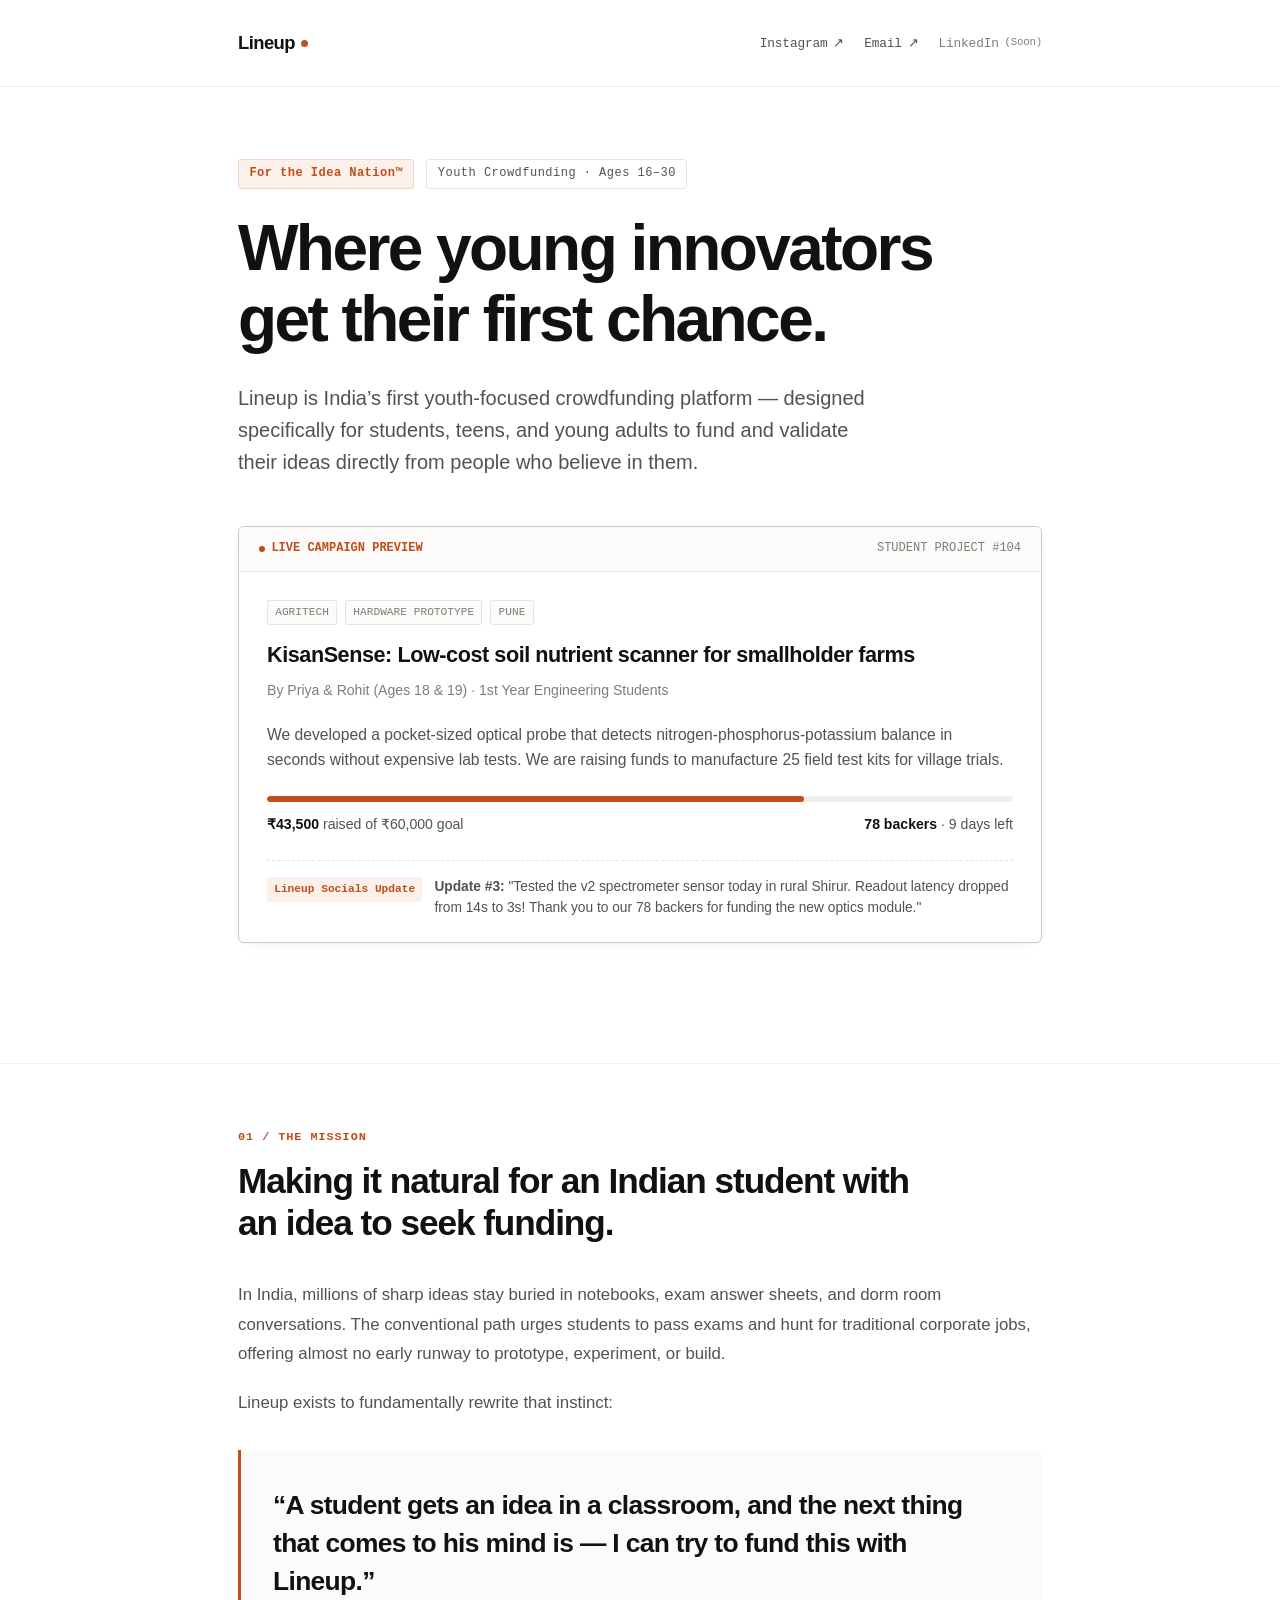
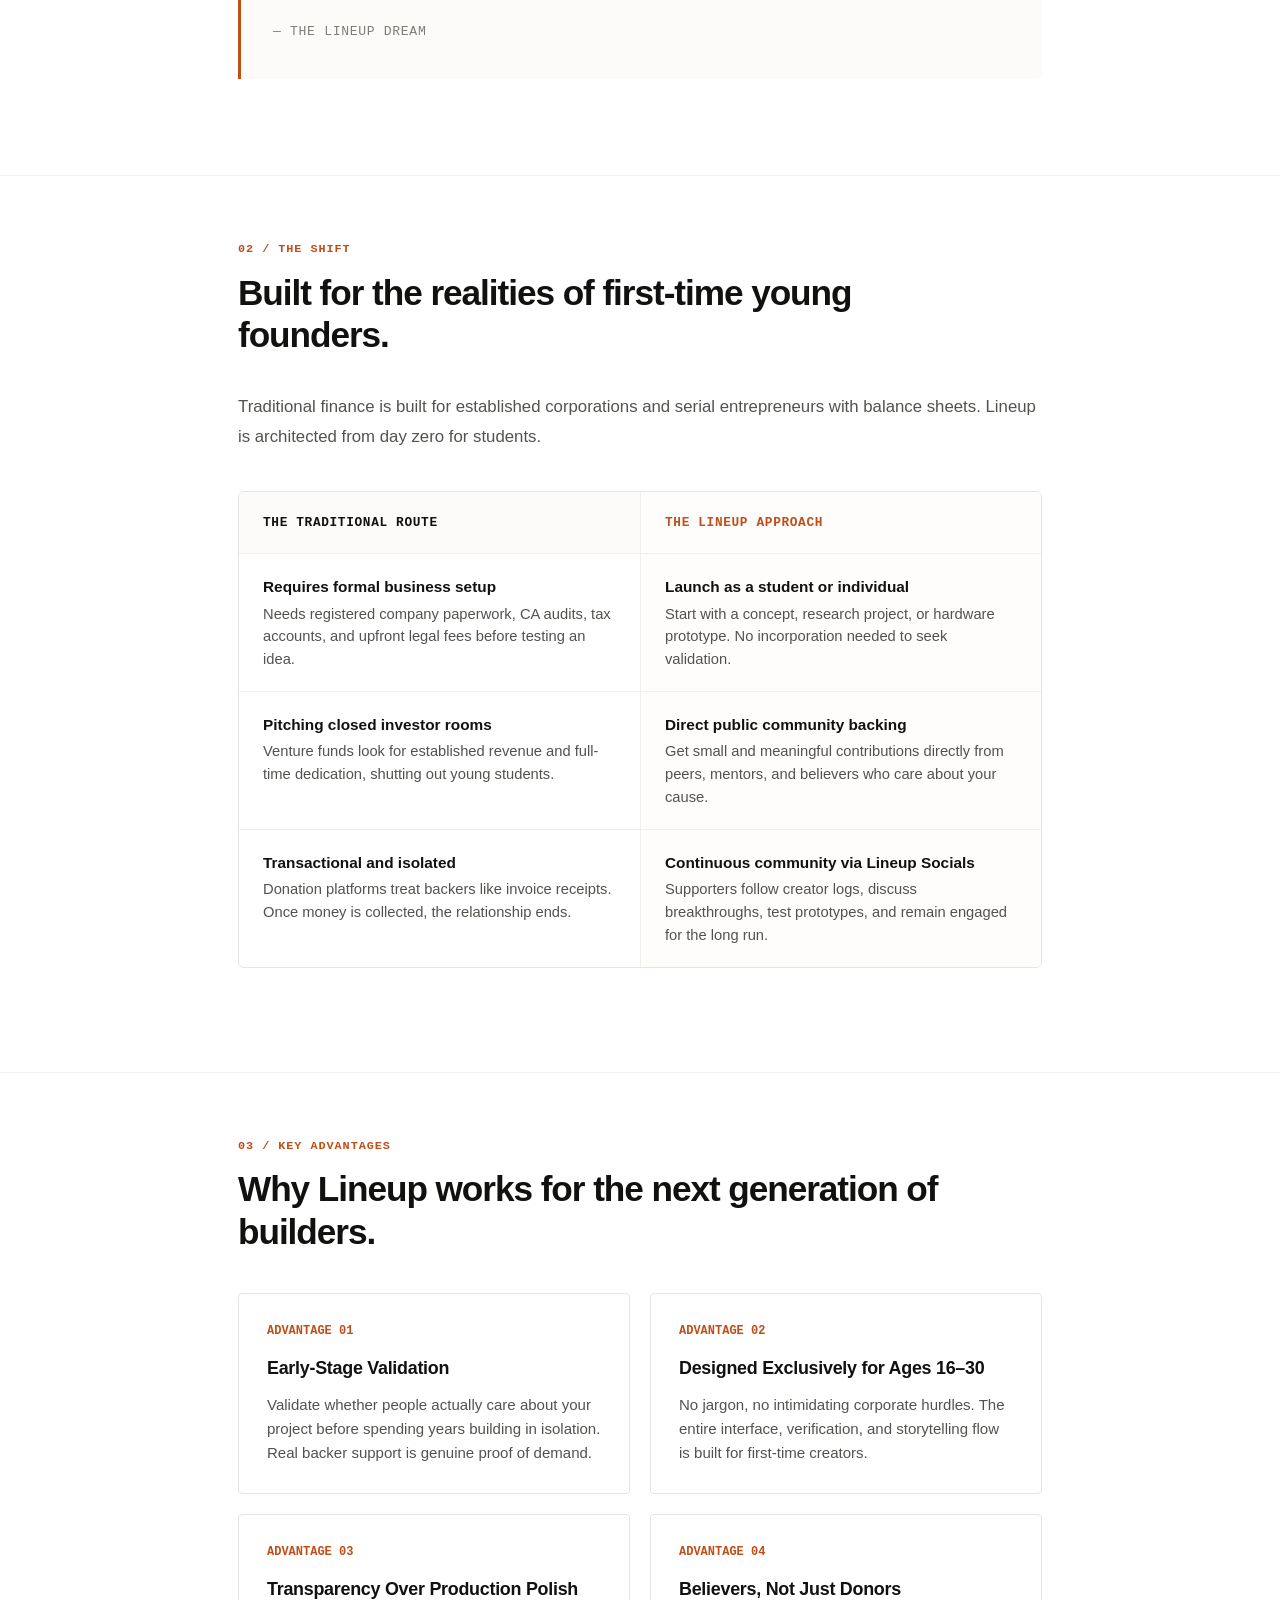
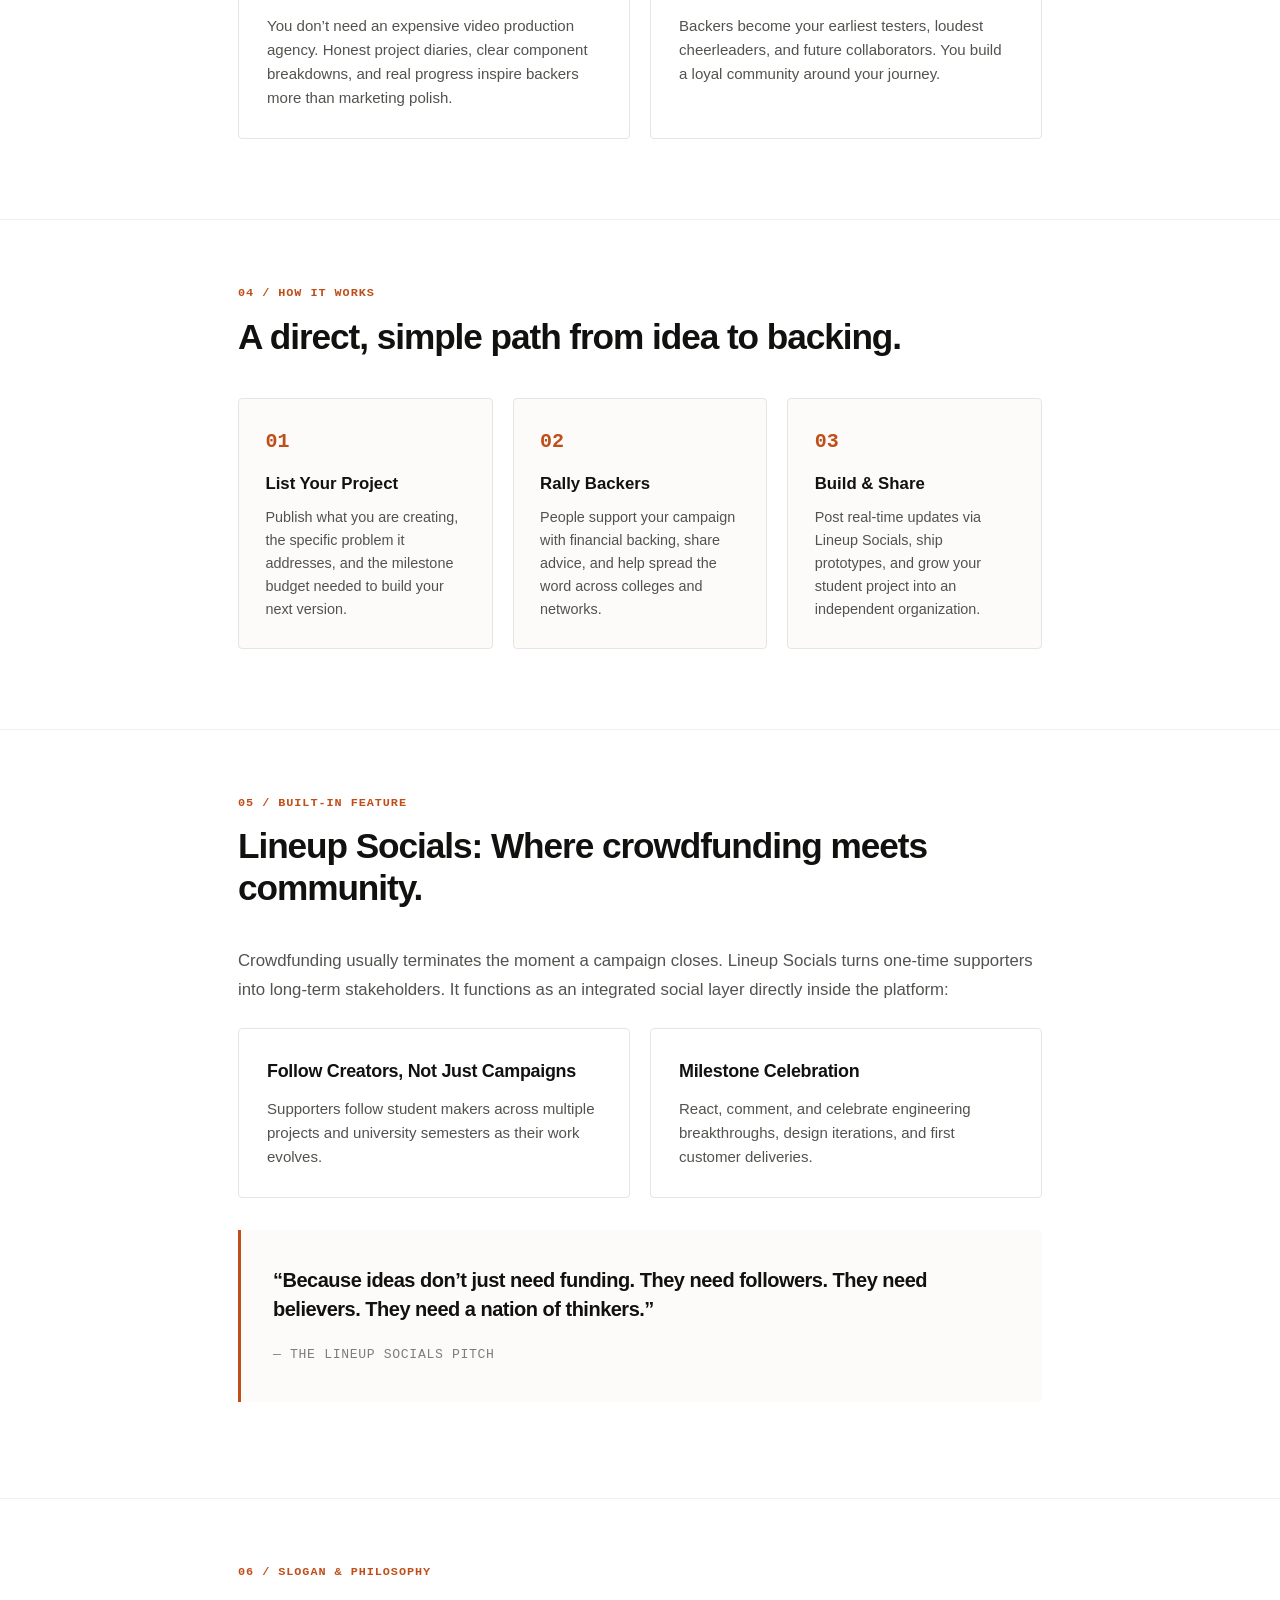
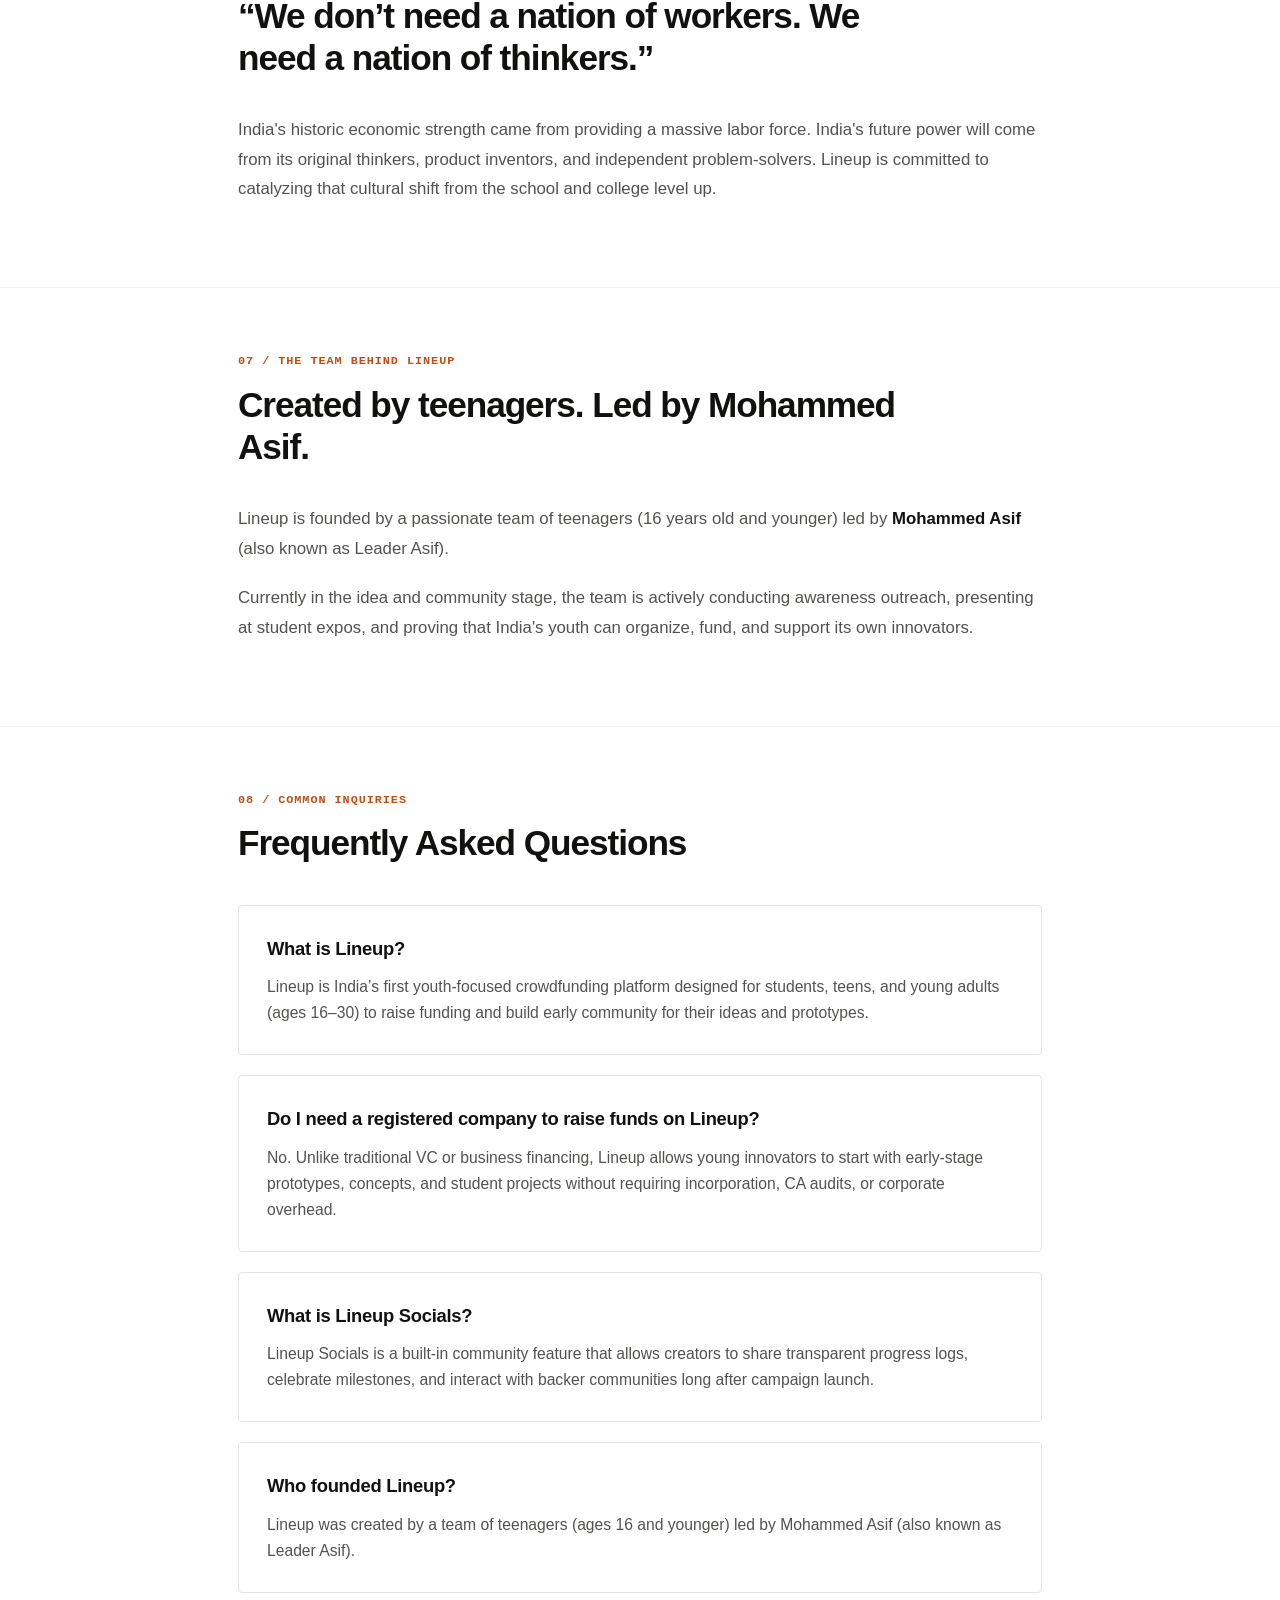
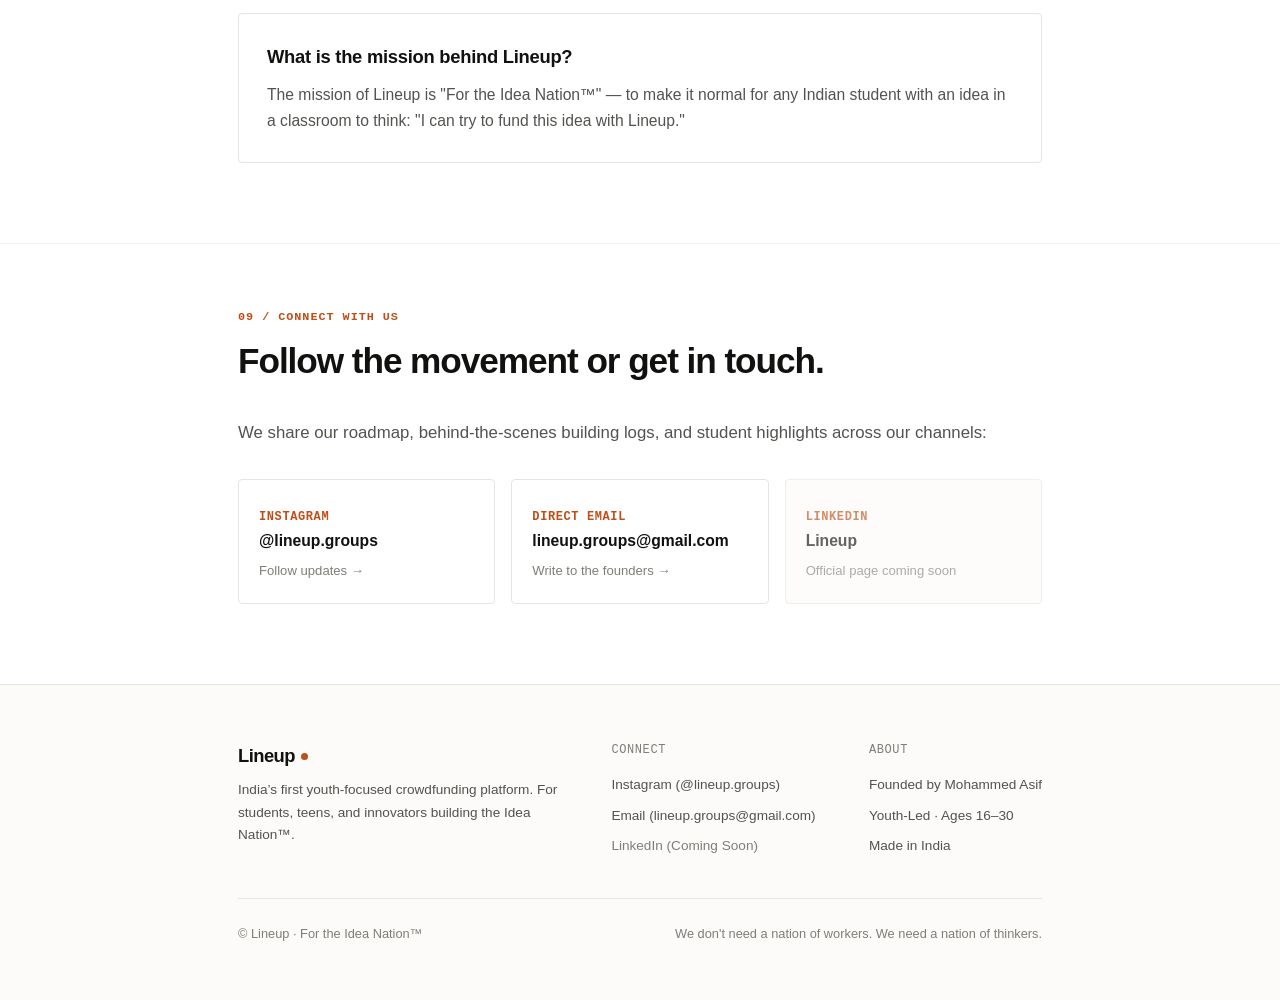
<file: index.html>
<!DOCTYPE html>
<html lang="en" prefix="og: https://ogp.me/ns#">
<head>
  <meta charset="UTF-8">
  <meta name="viewport" content="width=device-width, initial-scale=1.0">
  <title>Lineup — India's First Youth Crowdfunding Platform | For the Idea Nation™</title>
  
  <!-- Primary Meta Tags -->
  <meta name="title" content="Lineup — India's First Youth Crowdfunding Platform | For the Idea Nation™">
  <meta name="description" content="Lineup is India's first youth-focused crowdfunding platform for students, teens, and young innovators (ages 16–30) to fund, validate, and build their ideas.">
  <meta name="keywords" content="Lineup, youth crowdfunding India, student startup funding, student crowdfunding platform, teen innovators India, For the Idea Nation, crowdfunding for students, idea funding, Mohammed Asif">
  <meta name="author" content="Lineup (Mohammed Asif)">
  <meta name="robots" content="index, follow, max-image-preview:large, max-snippet:-1, max-video-preview:-1">
  <meta name="googlebot" content="index, follow">
  <link rel="canonical" href="https://krishquanta.github.io/lineup-webpage/">

  <!-- Geographic and Language Meta -->
  <meta name="geo.region" content="IN">
  <meta name="geo.placename" content="India">
  <meta name="language" content="English">

  <!-- Open Graph / Facebook / LinkedIn / WhatsApp -->
  <meta property="og:type" content="website">
  <meta property="og:url" content="https://krishquanta.github.io/lineup-webpage/">
  <meta property="og:site_name" content="Lineup">
  <meta property="og:title" content="Lineup — India's First Youth Crowdfunding Platform">
  <meta property="og:description" content="Where young innovators get their first chance. Lineup is built for students, teens, and creators across India to fund ideas and build community.">
  <meta property="og:image" content="https://krishquanta.github.io/lineup-webpage/favicon.svg">
  <meta property="og:locale" content="en_IN">
  <meta property="og:locale:alternate" content="en_US">

  <!-- Twitter / X -->
  <meta name="twitter:card" content="summary">
  <meta name="twitter:url" content="https://krishquanta.github.io/lineup-webpage/">
  <meta name="twitter:title" content="Lineup — India's First Youth Crowdfunding Platform">
  <meta name="twitter:description" content="Where young innovators get their first chance. For the Idea Nation™ — crowdfunding tailored for Indian students and teens.">
  <meta name="twitter:image" content="https://krishquanta.github.io/lineup-webpage/favicon.svg">

  <!-- Favicon and Theme -->
  <link rel="icon" type="image/svg+xml" href="favicon.svg">
  <link rel="apple-touch-icon" href="favicon.svg">
  <meta name="theme-color" content="#ffffff">
  <meta name="color-scheme" content="light">

  <link rel="stylesheet" href="css/style.css">

  <!-- JSON-LD Structured Data: Organization, WebSite, FAQPage -->
  <script type="application/ld+json">
  {
    "@context": "https://schema.org",
    "@graph": [
      {
        "@type": "Organization",
        "@id": "https://krishquanta.github.io/lineup-webpage/#organization",
        "name": "Lineup",
        "alternateName": ["Lineup Crowdfunding", "For the Idea Nation"],
        "url": "https://krishquanta.github.io/lineup-webpage/",
        "logo": "https://krishquanta.github.io/lineup-webpage/favicon.svg",
        "slogan": "We don’t need a nation of workers. We need a nation of thinkers.",
        "founder": {
          "@type": "Person",
          "name": "Mohammed Asif",
          "alternateName": "Leader Asif"
        },
        "email": "lineup.groups@gmail.com",
        "sameAs": [
          "https://www.instagram.com/lineup.groups"
        ],
        "description": "India's first youth-focused crowdfunding platform designed for students, teens, and young innovators ages 16–30."
      },
      {
        "@type": "WebSite",
        "@id": "https://krishquanta.github.io/lineup-webpage/#website",
        "url": "https://krishquanta.github.io/lineup-webpage/",
        "name": "Lineup",
        "publisher": {
          "@id": "https://krishquanta.github.io/lineup-webpage/#organization"
        },
        "inLanguage": "en"
      },
      {
        "@type": "FAQPage",
        "@id": "https://krishquanta.github.io/lineup-webpage/#faq",
        "mainEntity": [
          {
            "@type": "Question",
            "name": "What is Lineup?",
            "acceptedAnswer": {
              "@type": "Answer",
              "text": "Lineup is India’s first youth-focused crowdfunding platform designed for students, teens, and young adults (ages 16–30) to raise funding and build early community for their ideas and prototypes."
            }
          },
          {
            "@type": "Question",
            "name": "Do I need a registered company or business to raise funds on Lineup?",
            "acceptedAnswer": {
              "@type": "Answer",
              "text": "No. Unlike traditional VC or business financing, Lineup allows young innovators to start with early-stage prototypes, concepts, and student projects without requiring incorporation, CA audits, or legal overhead."
            }
          },
          {
            "@type": "Question",
            "name": "What is Lineup Socials?",
            "acceptedAnswer": {
              "@type": "Answer",
              "text": "Lineup Socials is a built-in community feature that allows creators to share transparent progress logs, celebrate milestones, and interact with backer communities long after campaign launch."
            }
          },
          {
            "@type": "Question",
            "name": "Who founded Lineup?",
            "acceptedAnswer": {
              "@type": "Answer",
              "text": "Lineup was created by a team of teenagers (ages 16 and younger) led by Mohammed Asif (also known as Leader Asif)."
            }
          },
          {
            "@type": "Question",
            "name": "What is the mission of Lineup?",
            "acceptedAnswer": {
              "@type": "Answer",
              "text": "The mission of Lineup is 'For the Idea Nation™' — to make it normal for any Indian student with an idea in a classroom to think: 'I can try to fund this idea with Lineup.'"
            }
          }
        ]
      }
    ]
  }
  </script>
</head>
<body>

  <!-- Site Header -->
  <header class="site-header">
    <div class="container header-inner">
      <span class="brand-text">
        Lineup
        <span class="brand-dot" aria-hidden="true"></span>
      </span>

      <!-- Socials / Direct Channels (No waitlist button) -->
      <div class="header-socials">
        <a href="https://www.instagram.com/lineup.groups" target="_blank" rel="noopener noreferrer" class="header-social-link">
          <span>Instagram</span> &nearr;
        </a>
        <a href="mailto:lineup.groups@gmail.com" class="header-social-link">
          <span>Email</span> &nearr;
        </a>
        <span class="header-social-link disabled" title="LinkedIn page launching soon">
          <span>LinkedIn</span> <small>(Soon)</small>
        </span>
      </div>
    </div>
  </header>

  <main>
    <!-- Hero Section -->
    <section class="hero">
      <div class="container">
        <div class="hero-meta">
          <span class="badge badge-accent">For the Idea Nation™</span>
          <span class="badge badge-outline">Youth Crowdfunding &middot; Ages 16–30</span>
        </div>

        <h1 class="hero-title">Where young innovators get their first chance.</h1>
        <p class="hero-lead">
          Lineup is India’s first youth-focused crowdfunding platform — designed specifically for students, teens, and young adults to fund and validate their ideas directly from people who believe in them.
        </p>

        <!-- Tangible UI Preview: An actual campaign snapshot on Lineup -->
        <div class="campaign-preview-wrap">
          <div class="preview-card">
            <div class="preview-header">
              <span class="preview-indicator">LIVE CAMPAIGN PREVIEW</span>
              <span>STUDENT PROJECT #104</span>
            </div>
            
            <div class="preview-body">
              <div class="preview-tags">
                <span class="preview-tag">Agritech</span>
                <span class="preview-tag">Hardware Prototype</span>
                <span class="preview-tag">Pune</span>
              </div>

              <h2 class="preview-title">KisanSense: Low-cost soil nutrient scanner for smallholder farms</h2>
              <p class="preview-creator">By Priya &amp; Rohit (Ages 18 &amp; 19) &middot; 1st Year Engineering Students</p>
              
              <p class="preview-pitch">
                We developed a pocket-sized optical probe that detects nitrogen-phosphorus-potassium balance in seconds without expensive lab tests. We are raising funds to manufacture 25 field test kits for village trials.
              </p>

              <div class="preview-funding">
                <div class="funding-bar-bg">
                  <div class="funding-bar-fill"></div>
                </div>
                <div class="funding-stats">
                  <span><strong>₹43,500</strong> raised of ₹60,000 goal</span>
                  <span><strong>78 backers</strong> &middot; 9 days left</span>
                </div>
              </div>

              <!-- Lineup Socials Live Snippet -->
              <div class="preview-social-update">
                <span class="update-badge">Lineup Socials Update</span>
                <p class="update-text">
                  <strong>Update #3:</strong> "Tested the v2 spectrometer sensor today in rural Shirur. Readout latency dropped from 14s to 3s! Thank you to our 78 backers for funding the new optics module."
                </p>
              </div>
            </div>
          </div>
        </div>
      </div>
    </section>

    <!-- Section 01: The Mission & Problem -->
    <section class="section" id="mission">
      <div class="container">
        <div class="section-head">
          <span class="section-label">01 / The Mission</span>
          <h2 class="section-title">Making it natural for an Indian student with an idea to seek funding.</h2>
        </div>

        <p class="body-text">
          In India, millions of sharp ideas stay buried in notebooks, exam answer sheets, and dorm room conversations. The conventional path urges students to pass exams and hunt for traditional corporate jobs, offering almost no early runway to prototype, experiment, or build.
        </p>
        <p class="body-text">
          Lineup exists to fundamentally rewrite that instinct:
        </p>

        <!-- Vision Pull Quote -->
        <div class="vision-box">
          <blockquote class="vision-quote">
            “A student gets an idea in a classroom, and the next thing that comes to his mind is — I can try to fund this with Lineup.”
          </blockquote>
          <span class="vision-author">— The Lineup Dream</span>
        </div>
      </div>
    </section>

    <!-- Section 02: Conventional vs Lineup -->
    <section class="section" id="comparison">
      <div class="container">
        <div class="section-head">
          <span class="section-label">02 / The Shift</span>
          <h2 class="section-title">Built for the realities of first-time young founders.</h2>
        </div>

        <p class="body-text">
          Traditional finance is built for established corporations and serial entrepreneurs with balance sheets. Lineup is architected from day zero for students.
        </p>

        <div class="comparison-box">
          <div class="comparison-row">
            <div class="comparison-cell header">The Traditional Route</div>
            <div class="comparison-cell header lineup-col">The Lineup Approach</div>
          </div>
          <div class="comparison-row">
            <div class="comparison-cell">
              <strong>Requires formal business setup</strong>
              <p>Needs registered company paperwork, CA audits, tax accounts, and upfront legal fees before testing an idea.</p>
            </div>
            <div class="comparison-cell">
              <strong>Launch as a student or individual</strong>
              <p>Start with a concept, research project, or hardware prototype. No incorporation needed to seek validation.</p>
            </div>
          </div>
          <div class="comparison-row">
            <div class="comparison-cell">
              <strong>Pitching closed investor rooms</strong>
              <p>Venture funds look for established revenue and full-time dedication, shutting out young students.</p>
            </div>
            <div class="comparison-cell">
              <strong>Direct public community backing</strong>
              <p>Get small and meaningful contributions directly from peers, mentors, and believers who care about your cause.</p>
            </div>
          </div>
          <div class="comparison-row">
            <div class="comparison-cell">
              <strong>Transactional and isolated</strong>
              <p>Donation platforms treat backers like invoice receipts. Once money is collected, the relationship ends.</p>
            </div>
            <div class="comparison-cell">
              <strong>Continuous community via Lineup Socials</strong>
              <p>Supporters follow creator logs, discuss breakthroughs, test prototypes, and remain engaged for the long run.</p>
            </div>
          </div>
        </div>
      </div>
    </section>

    <!-- Section 03: The Pros / Key Advantages -->
    <section class="section" id="pros">
      <div class="container">
        <div class="section-head">
          <span class="section-label">03 / Key Advantages</span>
          <h2 class="section-title">Why Lineup works for the next generation of builders.</h2>
        </div>

        <div class="pros-grid">
          <div class="pro-card">
            <span class="pro-num">ADVANTAGE 01</span>
            <h3 class="pro-title">Early-Stage Validation</h3>
            <p class="pro-desc">
              Validate whether people actually care about your project before spending years building in isolation. Real backer support is genuine proof of demand.
            </p>
          </div>

          <div class="pro-card">
            <span class="pro-num">ADVANTAGE 02</span>
            <h3 class="pro-title">Designed Exclusively for Ages 16–30</h3>
            <p class="pro-desc">
              No jargon, no intimidating corporate hurdles. The entire interface, verification, and storytelling flow is built for first-time creators.
            </p>
          </div>

          <div class="pro-card">
            <span class="pro-num">ADVANTAGE 03</span>
            <h3 class="pro-title">Transparency Over Production Polish</h3>
            <p class="pro-desc">
              You don’t need an expensive video production agency. Honest project diaries, clear component breakdowns, and real progress inspire backers more than marketing polish.
            </p>
          </div>

          <div class="pro-card">
            <span class="pro-num">ADVANTAGE 04</span>
            <h3 class="pro-title">Believers, Not Just Donors</h3>
            <p class="pro-desc">
              Backers become your earliest testers, loudest cheerleaders, and future collaborators. You build a loyal community around your journey.
            </p>
          </div>
        </div>
      </div>
    </section>

    <!-- Section 04: The Mechanism -->
    <section class="section" id="how-it-works">
      <div class="container">
        <div class="section-head">
          <span class="section-label">04 / How It Works</span>
          <h2 class="section-title">A direct, simple path from idea to backing.</h2>
        </div>

        <div class="steps-grid">
          <div class="step-card">
            <div class="step-card-num">01</div>
            <h3 class="step-card-title">List Your Project</h3>
            <p class="step-card-desc">
              Publish what you are creating, the specific problem it addresses, and the milestone budget needed to build your next version.
            </p>
          </div>

          <div class="step-card">
            <div class="step-card-num">02</div>
            <h3 class="step-card-title">Rally Backers</h3>
            <p class="step-card-desc">
              People support your campaign with financial backing, share advice, and help spread the word across colleges and networks.
            </p>
          </div>

          <div class="step-card">
            <div class="step-card-num">03</div>
            <h3 class="step-card-title">Build &amp; Share</h3>
            <p class="step-card-desc">
              Post real-time updates via Lineup Socials, ship prototypes, and grow your student project into an independent organization.
            </p>
          </div>
        </div>
      </div>
    </section>

    <!-- Section 05: Lineup Socials -->
    <section class="section" id="socials">
      <div class="container">
        <div class="section-head">
          <span class="section-label">05 / Built-in Feature</span>
          <h2 class="section-title">Lineup Socials: Where crowdfunding meets community.</h2>
        </div>

        <p class="body-text">
          Crowdfunding usually terminates the moment a campaign closes. Lineup Socials turns one-time supporters into long-term stakeholders. It functions as an integrated social layer directly inside the platform:
        </p>

        <div class="pros-grid" style="margin-top: 1.5rem;">
          <div class="pro-card">
            <h3 class="pro-title">Follow Creators, Not Just Campaigns</h3>
            <p class="pro-desc">Supporters follow student makers across multiple projects and university semesters as their work evolves.</p>
          </div>
          <div class="pro-card">
            <h3 class="pro-title">Milestone Celebration</h3>
            <p class="pro-desc">React, comment, and celebrate engineering breakthroughs, design iterations, and first customer deliveries.</p>
          </div>
        </div>

        <div class="vision-box" style="margin-top: 2rem;">
          <blockquote class="vision-quote" style="font-size: 1.25rem;">
            “Because ideas don’t just need funding. They need followers. They need believers. They need a nation of thinkers.”
          </blockquote>
          <span class="vision-author">— The Lineup Socials Pitch</span>
        </div>
      </div>
    </section>

    <!-- Section 06: Slogan & Movement -->
    <section class="section" id="vision">
      <div class="container">
        <div class="section-head">
          <span class="section-label">06 / Slogan &amp; Philosophy</span>
          <h2 class="section-title">“We don’t need a nation of workers. We need a nation of thinkers.”</h2>
        </div>
        <p class="body-text">
          India's historic economic strength came from providing a massive labor force. India's future power will come from its original thinkers, product inventors, and independent problem-solvers. Lineup is committed to catalyzing that cultural shift from the school and college level up.
        </p>
      </div>
    </section>

    <!-- Section 07: The Team -->
    <section class="section" id="team">
      <div class="container">
        <div class="section-head">
          <span class="section-label">07 / The Team Behind Lineup</span>
          <h2 class="section-title">Created by teenagers. Led by Mohammed Asif.</h2>
        </div>
        <p class="body-text">
          Lineup is founded by a passionate team of teenagers (16 years old and younger) led by <strong>Mohammed Asif</strong> (also known as Leader Asif). 
        </p>
        <p class="body-text">
          Currently in the idea and community stage, the team is actively conducting awareness outreach, presenting at student expos, and proving that India's youth can organize, fund, and support its own innovators.
        </p>
      </div>
    </section>

    <!-- Section 08: Frequently Asked Questions (SEO Keyword Rich) -->
    <section class="section" id="faq">
      <div class="container">
        <div class="section-head">
          <span class="section-label">08 / Common Inquiries</span>
          <h2 class="section-title">Frequently Asked Questions</h2>
        </div>

        <div class="faq-list">
          <article class="faq-item">
            <h3 class="faq-question">What is Lineup?</h3>
            <p class="faq-answer">
              Lineup is India’s first youth-focused crowdfunding platform designed for students, teens, and young adults (ages 16–30) to raise funding and build early community for their ideas and prototypes.
            </p>
          </article>

          <article class="faq-item">
            <h3 class="faq-question">Do I need a registered company to raise funds on Lineup?</h3>
            <p class="faq-answer">
              No. Unlike traditional VC or business financing, Lineup allows young innovators to start with early-stage prototypes, concepts, and student projects without requiring incorporation, CA audits, or corporate overhead.
            </p>
          </article>

          <article class="faq-item">
            <h3 class="faq-question">What is Lineup Socials?</h3>
            <p class="faq-answer">
              Lineup Socials is a built-in community feature that allows creators to share transparent progress logs, celebrate milestones, and interact with backer communities long after campaign launch.
            </p>
          </article>

          <article class="faq-item">
            <h3 class="faq-question">Who founded Lineup?</h3>
            <p class="faq-answer">
              Lineup was created by a team of teenagers (ages 16 and younger) led by Mohammed Asif (also known as Leader Asif).
            </p>
          </article>

          <article class="faq-item">
            <h3 class="faq-question">What is the mission behind Lineup?</h3>
            <p class="faq-answer">
              The mission of Lineup is "For the Idea Nation™" — to make it normal for any Indian student with an idea in a classroom to think: "I can try to fund this idea with Lineup."
            </p>
          </article>
        </div>
      </div>
    </section>

    <!-- Section 09: Connect & Socials -->
    <section class="section" id="connect">
      <div class="container">
        <div class="section-head">
          <span class="section-label">09 / Connect With Us</span>
          <h2 class="section-title">Follow the movement or get in touch.</h2>
        </div>
        <p class="body-text">
          We share our roadmap, behind-the-scenes building logs, and student highlights across our channels:
        </p>

        <div class="socials-panel">
          <a href="https://www.instagram.com/lineup.groups" target="_blank" rel="noopener noreferrer" class="social-card">
            <div>
              <span class="social-platform">Instagram</span>
              <div class="social-handle">@lineup.groups</div>
            </div>
            <span class="social-action">Follow updates &rarr;</span>
          </a>

          <a href="mailto:lineup.groups@gmail.com" class="social-card">
            <div>
              <span class="social-platform">Direct Email</span>
              <div class="social-handle">lineup.groups@gmail.com</div>
            </div>
            <span class="social-action">Write to the founders &rarr;</span>
          </a>

          <div class="social-card disabled">
            <div>
              <span class="social-platform">LinkedIn</span>
              <div class="social-handle">Lineup</div>
            </div>
            <span class="social-action">Official page coming soon</span>
          </div>
        </div>
      </div>
    </section>
  </main>

  <!-- Footer -->
  <footer class="site-footer">
    <div class="container">
      <div class="footer-grid">
        <div class="footer-brand">
          <span class="brand-text">
            Lineup
            <span class="brand-dot" aria-hidden="true"></span>
          </span>
          <p>
            India’s first youth-focused crowdfunding platform. For students, teens, and innovators building the Idea Nation™.
          </p>
        </div>

        <div class="footer-links-group">
          <span class="footer-links-title">Connect</span>
          <a href="https://www.instagram.com/lineup.groups" target="_blank" rel="noopener noreferrer" class="footer-link">Instagram (@lineup.groups)</a>
          <a href="mailto:lineup.groups@gmail.com" class="footer-link">Email (lineup.groups@gmail.com)</a>
          <span class="footer-link" style="color: var(--text-faint); cursor: default;">LinkedIn (Coming Soon)</span>
        </div>

        <div class="footer-links-group">
          <span class="footer-links-title">About</span>
          <span class="footer-link" style="color: var(--text-muted); cursor: default;">Founded by Mohammed Asif</span>
          <span class="footer-link" style="color: var(--text-muted); cursor: default;">Youth-Led &middot; Ages 16–30</span>
          <span class="footer-link" style="color: var(--text-muted); cursor: default;">Made in India</span>
        </div>
      </div>

      <div class="footer-bottom">
        <span>&copy; Lineup &middot; For the Idea Nation™</span>
        <span>We don't need a nation of workers. We need a nation of thinkers.</span>
      </div>
    </div>
  </footer>

</body>
</html>
</file>
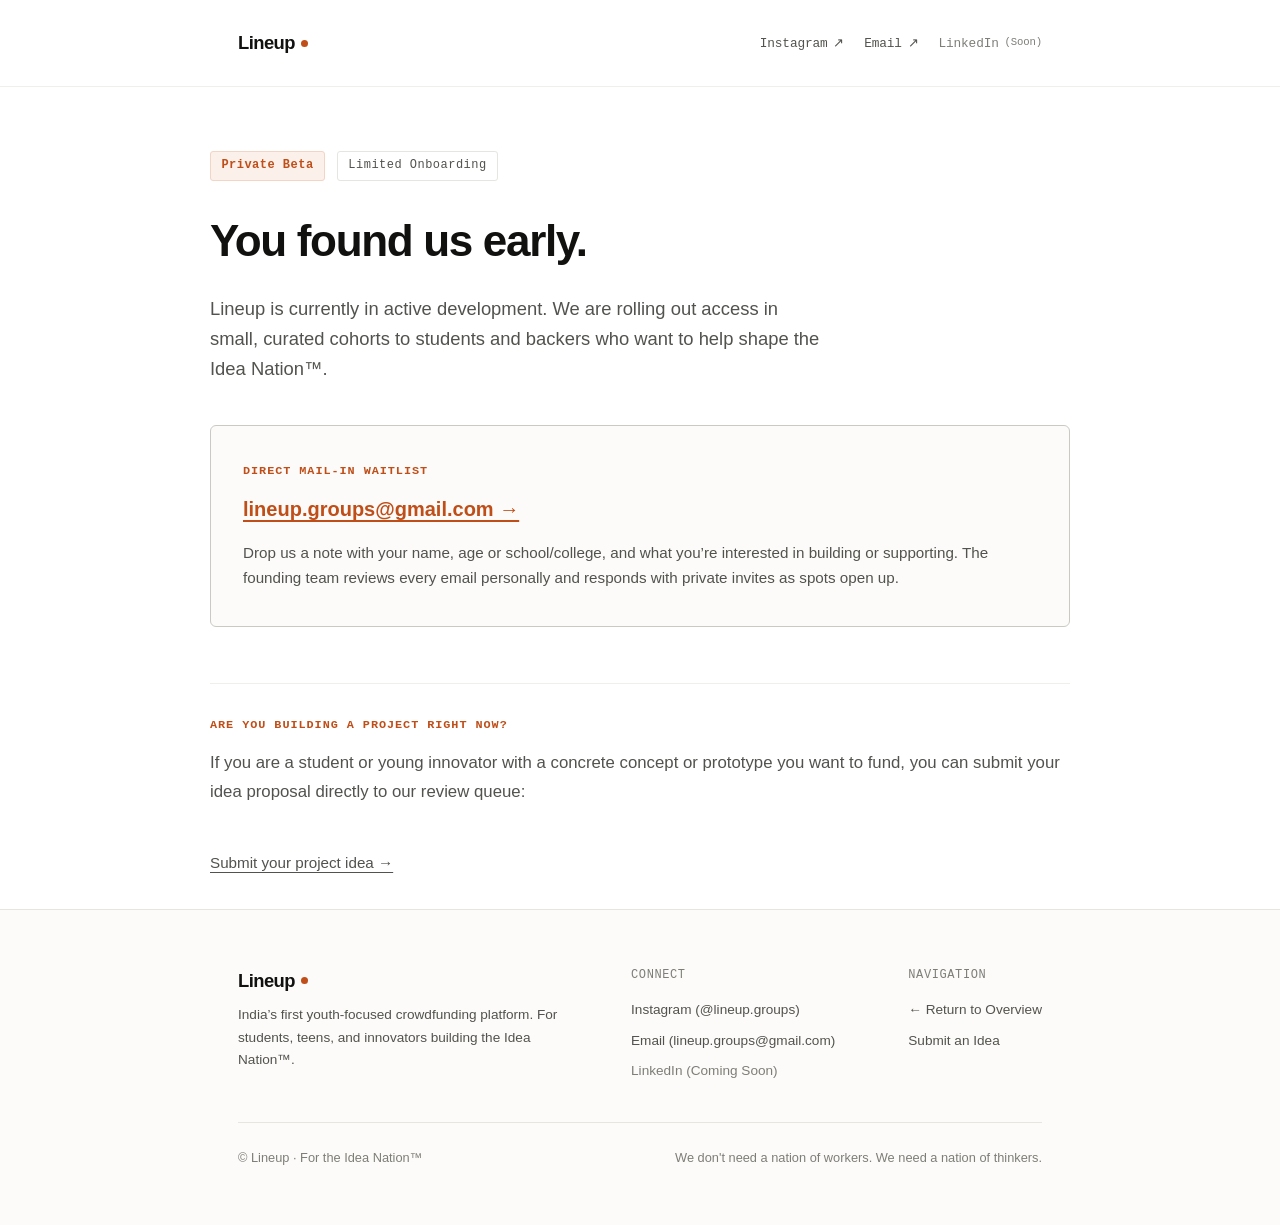
<file: waitlist/index.html>
<!DOCTYPE html>
<html lang="en">
<head>
  <meta charset="UTF-8">
  <meta name="viewport" content="width=device-width, initial-scale=1.0">
  <title>Waitlist — Lineup</title>
  <meta name="description" content="Early access waitlist for Lineup.">
  <meta name="robots" content="noindex, nofollow, noarchive">
  <meta name="googlebot" content="noindex, nofollow">
  <link rel="icon" type="image/svg+xml" href="../favicon.svg">
  <meta name="theme-color" content="#ffffff">
  <link rel="stylesheet" href="../css/style.css">
</head>
<body>

  <!-- Site Header -->
  <header class="site-header">
    <div class="container header-inner">
      <a href="../index.html" class="brand-text">
        Lineup
        <span class="brand-dot" aria-hidden="true"></span>
      </a>

      <div class="header-socials">
        <a href="https://www.instagram.com/lineup.groups" target="_blank" rel="noopener noreferrer" class="header-social-link">
          <span>Instagram</span> &nearr;
        </a>
        <a href="mailto:lineup.groups@gmail.com" class="header-social-link">
          <span>Email</span> &nearr;
        </a>
        <span class="header-social-link disabled" title="LinkedIn page launching soon">
          <span>LinkedIn</span> <small>(Soon)</small>
        </span>
      </div>
    </div>
  </header>

  <main class="page-content">
    <div class="container page-header">
      <div class="hero-meta">
        <span class="badge badge-accent">Private Beta</span>
        <span class="badge badge-outline">Limited Onboarding</span>
      </div>

      <h1 class="page-title">You found us early.</h1>
      <p class="page-intro">
        Lineup is currently in active development. We are rolling out access in small, curated cohorts to students and backers who want to help shape the Idea Nation™.
      </p>

      <div class="mail-box">
        <span class="section-label">Direct Mail-In Waitlist</span>
        <a href="mailto:lineup.groups@gmail.com?subject=Lineup%20Waitlist%20Access&body=Hi%20Lineup%20Team%2C%0A%0AI'd%20like%20to%20join%20the%20early%20access%20waitlist.%0A%0AName%3A%20%0AAge%20%2F%20College%3A%20%0AWhy%20I'm%20interested%3A%20" class="mail-link">
          lineup.groups@gmail.com &rarr;
        </a>
        <p class="mail-hint">
          Drop us a note with your name, age or school/college, and what you’re interested in building or supporting. The founding team reviews every email personally and responds with private invites as spots open up.
        </p>
      </div>

      <div style="margin-top: 3.5rem; padding-top: 2rem; border-top: 1px solid var(--line-light);">
        <span class="section-label">Are you building a project right now?</span>
        <p class="body-text" style="margin-bottom: 0.75rem;">
          If you are a student or young innovator with a concrete concept or prototype you want to fund, you can submit your idea proposal directly to our review queue:
        </p>
        <a href="../submit/index.html" class="subtle-nav-link">
          Submit your project idea &rarr;
        </a>
      </div>
    </div>
  </main>

  <!-- Footer -->
  <footer class="site-footer">
    <div class="container">
      <div class="footer-grid">
        <div class="footer-brand">
          <span class="brand-text">
            Lineup
            <span class="brand-dot" aria-hidden="true"></span>
          </span>
          <p>
            India’s first youth-focused crowdfunding platform. For students, teens, and innovators building the Idea Nation™.
          </p>
        </div>

        <div class="footer-links-group">
          <span class="footer-links-title">Connect</span>
          <a href="https://www.instagram.com/lineup.groups" target="_blank" rel="noopener noreferrer" class="footer-link">Instagram (@lineup.groups)</a>
          <a href="mailto:lineup.groups@gmail.com" class="footer-link">Email (lineup.groups@gmail.com)</a>
          <span class="footer-link" style="color: var(--text-faint); cursor: default;">LinkedIn (Coming Soon)</span>
        </div>

        <div class="footer-links-group">
          <span class="footer-links-title">Navigation</span>
          <a href="../index.html" class="footer-link">&larr; Return to Overview</a>
          <a href="../submit/index.html" class="footer-link">Submit an Idea</a>
        </div>
      </div>

      <div class="footer-bottom">
        <span>&copy; Lineup &middot; For the Idea Nation™</span>
        <span>We don't need a nation of workers. We need a nation of thinkers.</span>
      </div>
    </div>
  </footer>

</body>
</html>
</file>
<file: css/style.css>
/* Lineup — Design System & Styles
   Minimal, architectural, white mode with warm terracotta/burnt-orange accents.
   Engineered to look tactile and human, avoiding both bland word-doc layout and vibe-coded neon cliches.
*/

:root {
  --bg: #ffffff;
  --bg-subtle: #fcfbf9;
  --bg-card: #ffffff;
  --text-main: #111110;
  --text-muted: #52524e;
  --text-faint: #7e7e78;
  --line: #e6e5e0;
  --line-light: #f0efe9;
  --line-strong: #cac9c2;
  
  /* Refined, non-neon warm terracotta/burnt-orange accent */
  --accent: #bf4e18;
  --accent-soft: #fbf0ea;
  --accent-border: #f2d5c4;
  --accent-hover: #a54011;

  --font-sans: -apple-system, BlinkMacSystemFont, "Segoe UI", Roboto, "Helvetica Neue", Arial, sans-serif;
  --font-mono: ui-monospace, SFMono-Regular, "SF Mono", Menlo, Consolas, monospace;

  --max-w: 860px;
}

*, *::before, *::after {
  box-sizing: border-box;
  margin: 0;
  padding: 0;
}

html {
  font-size: 16px;
  scroll-behavior: smooth;
  background-color: var(--bg);
  color: var(--text-main);
  -webkit-font-smoothing: antialiased;
  -moz-osx-font-smoothing: grayscale;
}

body {
  font-family: var(--font-sans);
  line-height: 1.65;
  color: var(--text-main);
  background-color: var(--bg);
  min-height: 100vh;
  display: flex;
  flex-direction: column;
}

/* Base Container */
.container {
  width: 100%;
  max-width: var(--max-w);
  margin: 0 auto;
  padding: 0 1.75rem;
}

/* Header / Nav */
.site-header {
  padding: 1.75rem 0;
  border-bottom: 1px solid var(--line-light);
}

.header-inner {
  display: flex;
  justify-content: space-between;
  align-items: center;
}

.brand-text {
  font-size: 1.15rem;
  font-weight: 700;
  letter-spacing: -0.03em;
  color: var(--text-main);
  text-decoration: none;
  display: inline-flex;
  align-items: center;
  gap: 0.4rem;
}

.brand-dot {
  width: 7px;
  height: 7px;
  border-radius: 50%;
  background-color: var(--accent);
  display: inline-block;
}

.header-socials {
  display: flex;
  align-items: center;
  gap: 1.25rem;
  font-size: 0.85rem;
}

.header-social-link {
  color: var(--text-muted);
  text-decoration: none;
  font-family: var(--font-mono);
  font-size: 0.8rem;
  letter-spacing: -0.01em;
  transition: color 0.15s ease;
  display: inline-flex;
  align-items: center;
  gap: 0.35rem;
}

.header-social-link:hover {
  color: var(--accent);
}

.header-social-link.disabled {
  color: var(--text-faint);
  cursor: default;
}

/* Hero Section */
.hero {
  padding: 4.5rem 0 3.5rem;
}

.hero-meta {
  display: flex;
  align-items: center;
  gap: 0.75rem;
  margin-bottom: 1.5rem;
  flex-wrap: wrap;
}

.badge {
  font-family: var(--font-mono);
  font-size: 0.75rem;
  letter-spacing: 0.04em;
  padding: 0.25rem 0.65rem;
  border-radius: 3px;
  display: inline-flex;
  align-items: center;
  gap: 0.4rem;
}

.badge-accent {
  background-color: var(--accent-soft);
  color: var(--accent);
  border: 1px solid var(--accent-border);
  font-weight: 600;
}

.badge-outline {
  background-color: transparent;
  color: var(--text-muted);
  border: 1px solid var(--line);
}

.hero-title {
  font-size: clamp(2.5rem, 6.5vw, 4rem);
  line-height: 1.1;
  font-weight: 700;
  letter-spacing: -0.04em;
  margin-bottom: 1.75rem;
  color: var(--text-main);
  max-width: 780px;
}

.hero-lead {
  font-size: 1.25rem;
  line-height: 1.6;
  color: var(--text-muted);
  font-weight: 400;
  max-width: 640px;
}

/* Preview Campaign Card (Tactile, tangible demonstration) */
.campaign-preview-wrap {
  margin: 3rem 0 4rem;
}

.preview-card {
  background: var(--bg-card);
  border: 1px solid var(--line-strong);
  border-radius: 6px;
  box-shadow: 0 1px 3px rgba(0, 0, 0, 0.04), 0 8px 24px -12px rgba(0, 0, 0, 0.06);
  overflow: hidden;
}

.preview-header {
  padding: 0.75rem 1.25rem;
  background: var(--bg-subtle);
  border-bottom: 1px solid var(--line);
  display: flex;
  justify-content: space-between;
  align-items: center;
  font-family: var(--font-mono);
  font-size: 0.75rem;
  color: var(--text-faint);
}

.preview-indicator {
  display: inline-flex;
  align-items: center;
  gap: 0.4rem;
  color: var(--accent);
  font-weight: 600;
}

.preview-indicator::before {
  content: "";
  width: 6px;
  height: 6px;
  border-radius: 50%;
  background-color: var(--accent);
}

.preview-body {
  padding: 1.75rem 1.75rem 1.5rem;
}

.preview-tags {
  display: flex;
  gap: 0.5rem;
  margin-bottom: 0.75rem;
}

.preview-tag {
  font-family: var(--font-mono);
  font-size: 0.7rem;
  text-transform: uppercase;
  color: var(--text-faint);
  background: var(--bg-subtle);
  padding: 0.15rem 0.45rem;
  border-radius: 2px;
  border: 1px solid var(--line);
}

.preview-title {
  font-size: 1.35rem;
  font-weight: 600;
  letter-spacing: -0.02em;
  color: var(--text-main);
  margin-bottom: 0.4rem;
}

.preview-creator {
  font-size: 0.88rem;
  color: var(--text-faint);
  margin-bottom: 1.25rem;
}

.preview-pitch {
  font-size: 0.98rem;
  color: var(--text-muted);
  line-height: 1.6;
  margin-bottom: 1.5rem;
}

/* Progress bar */
.preview-funding {
  margin-bottom: 1.5rem;
}

.funding-bar-bg {
  width: 100%;
  height: 6px;
  background-color: var(--line-light);
  border-radius: 3px;
  overflow: hidden;
  margin-bottom: 0.65rem;
}

.funding-bar-fill {
  height: 100%;
  width: 72%;
  background-color: var(--accent);
  border-radius: 3px;
}

.funding-stats {
  display: flex;
  justify-content: space-between;
  font-size: 0.88rem;
  color: var(--text-muted);
}

.funding-stats strong {
  color: var(--text-main);
  font-weight: 600;
}

/* Social update inside the preview */
.preview-social-update {
  border-top: 1px dashed var(--line);
  padding-top: 1rem;
  display: flex;
  align-items: flex-start;
  gap: 0.75rem;
}

.update-badge {
  font-family: var(--font-mono);
  font-size: 0.7rem;
  background: var(--accent-soft);
  color: var(--accent);
  padding: 0.2rem 0.45rem;
  border-radius: 3px;
  white-space: nowrap;
  font-weight: 600;
}

.update-text {
  font-size: 0.86rem;
  color: var(--text-muted);
  line-height: 1.5;
}

/* Section styling */
.section {
  padding: 4rem 0;
  border-top: 1px solid var(--line-light);
}

.section-head {
  margin-bottom: 2.25rem;
}

.section-label {
  font-family: var(--font-mono);
  font-size: 0.74rem;
  letter-spacing: 0.08em;
  text-transform: uppercase;
  color: var(--accent);
  margin-bottom: 0.75rem;
  display: block;
  font-weight: 600;
}

.section-title {
  font-size: clamp(1.65rem, 4vw, 2.2rem);
  font-weight: 700;
  letter-spacing: -0.03em;
  line-height: 1.2;
  color: var(--text-main);
  max-width: 700px;
}

.body-text {
  font-size: 1.05rem;
  line-height: 1.75;
  color: var(--text-muted);
  margin-bottom: 1.25rem;
}

.body-text strong {
  color: var(--text-main);
  font-weight: 600;
}

/* Grid for Pros */
.pros-grid {
  display: grid;
  grid-template-columns: repeat(2, 1fr);
  gap: 1.25rem;
  margin: 2.5rem 0 1rem;
}

.pro-card {
  border: 1px solid var(--line);
  padding: 1.75rem;
  border-radius: 4px;
  background-color: var(--bg-card);
  transition: border-color 0.15s ease;
}

.pro-card:hover {
  border-color: var(--accent-border);
}

.pro-num {
  font-family: var(--font-mono);
  font-size: 0.75rem;
  color: var(--accent);
  font-weight: 600;
  margin-bottom: 0.75rem;
  display: block;
}

.pro-title {
  font-size: 1.12rem;
  font-weight: 600;
  letter-spacing: -0.015em;
  color: var(--text-main);
  margin-bottom: 0.6rem;
}

.pro-desc {
  font-size: 0.94rem;
  color: var(--text-muted);
  line-height: 1.6;
}

/* Steps / Mechanism Grid */
.steps-grid {
  display: grid;
  grid-template-columns: repeat(3, 1fr);
  gap: 1.25rem;
  margin: 2.5rem 0 1rem;
}

.step-card {
  border: 1px solid var(--line);
  background-color: var(--bg-subtle);
  padding: 1.65rem;
  border-radius: 4px;
  position: relative;
}

.step-card-num {
  font-family: var(--font-mono);
  font-size: 1.25rem;
  font-weight: 700;
  color: var(--accent);
  margin-bottom: 0.75rem;
}

.step-card-title {
  font-size: 1.05rem;
  font-weight: 600;
  color: var(--text-main);
  margin-bottom: 0.5rem;
}

.step-card-desc {
  font-size: 0.9rem;
  color: var(--text-muted);
  line-height: 1.6;
}

/* Comparison block (Traditional vs Lineup) */
.comparison-box {
  border: 1px solid var(--line);
  border-radius: 6px;
  overflow: hidden;
  margin: 2.5rem 0;
}

.comparison-row {
  display: grid;
  grid-template-columns: 1fr 1fr;
  border-bottom: 1px solid var(--line-light);
}

.comparison-row:last-child {
  border-bottom: none;
}

.comparison-cell {
  padding: 1.25rem 1.5rem;
}

.comparison-cell.header {
  background: var(--bg-subtle);
  font-family: var(--font-mono);
  font-size: 0.8rem;
  font-weight: 600;
  letter-spacing: 0.05em;
  text-transform: uppercase;
}

.comparison-cell.header.lineup-col {
  color: var(--accent);
  border-left: 1px solid var(--line-light);
}

.comparison-cell:nth-child(2) {
  border-left: 1px solid var(--line-light);
  background-color: #fffdfc;
}

.comparison-cell p {
  font-size: 0.92rem;
  color: var(--text-muted);
  line-height: 1.55;
}

.comparison-cell strong {
  display: block;
  font-size: 0.96rem;
  color: var(--text-main);
  margin-bottom: 0.2rem;
}

/* Vision / Manifesto Quote */
.vision-box {
  background: var(--bg-subtle);
  border-left: 3px solid var(--accent);
  padding: 2.25rem 2rem;
  margin: 2rem 0;
  border-radius: 0 4px 4px 0;
}

.vision-quote {
  font-size: clamp(1.25rem, 3.5vw, 1.65rem);
  line-height: 1.45;
  font-weight: 600;
  color: var(--text-main);
  letter-spacing: -0.025em;
  margin-bottom: 1rem;
}

.vision-author {
  font-family: var(--font-mono);
  font-size: 0.82rem;
  color: var(--text-faint);
  text-transform: uppercase;
  letter-spacing: 0.05em;
}

/* Connect / Socials Section */
.socials-panel {
  display: grid;
  grid-template-columns: repeat(3, 1fr);
  gap: 1rem;
  margin: 2rem 0 1rem;
}

.social-card {
  border: 1px solid var(--line);
  background: var(--bg-card);
  padding: 1.35rem 1.25rem;
  border-radius: 4px;
  text-decoration: none;
  color: var(--text-main);
  transition: all 0.15s ease;
  display: flex;
  flex-direction: column;
  justify-content: space-between;
}

.social-card:hover:not(.disabled) {
  border-color: var(--accent);
  transform: translateY(-2px);
}

.social-card.disabled {
  opacity: 0.65;
  cursor: default;
  background-color: var(--bg-subtle);
}

.social-platform {
  font-family: var(--font-mono);
  font-size: 0.75rem;
  color: var(--accent);
  text-transform: uppercase;
  font-weight: 600;
  letter-spacing: 0.05em;
  margin-bottom: 0.35rem;
}

.social-handle {
  font-size: 0.98rem;
  font-weight: 600;
  color: var(--text-main);
  margin-bottom: 0.35rem;
  word-break: break-all;
}

.social-action {
  font-size: 0.82rem;
  color: var(--text-faint);
}

/* Footer */
.site-footer {
  margin-top: auto;
  padding: 3.5rem 0;
  border-top: 1px solid var(--line);
  background-color: var(--bg-subtle);
}

.footer-grid {
  display: flex;
  justify-content: space-between;
  align-items: flex-start;
  flex-wrap: wrap;
  gap: 2rem;
  font-size: 0.88rem;
}

.footer-brand {
  max-width: 320px;
}

.footer-brand p {
  color: var(--text-muted);
  font-size: 0.85rem;
  margin-top: 0.5rem;
}

.footer-links-group {
  display: flex;
  flex-direction: column;
  gap: 0.5rem;
}

.footer-links-title {
  font-family: var(--font-mono);
  font-size: 0.75rem;
  text-transform: uppercase;
  color: var(--text-faint);
  letter-spacing: 0.05em;
  margin-bottom: 0.35rem;
}

.footer-link {
  color: var(--text-muted);
  text-decoration: none;
  font-size: 0.85rem;
  transition: color 0.15s ease;
}

.footer-link:hover {
  color: var(--accent);
}

.footer-bottom {
  margin-top: 2.5rem;
  padding-top: 1.5rem;
  border-top: 1px solid var(--line);
  display: flex;
  justify-content: space-between;
  font-size: 0.8rem;
  color: var(--text-faint);
  flex-wrap: wrap;
  gap: 1rem;
}

/* Waitlist & Submit Pages */
.page-header {
  padding: 4rem 0 2rem;
}

.page-title {
  font-size: clamp(2rem, 5vw, 2.75rem);
  font-weight: 700;
  letter-spacing: -0.03em;
  margin-bottom: 1rem;
  color: var(--text-main);
}

.page-intro {
  font-size: 1.15rem;
  color: var(--text-muted);
  line-height: 1.65;
  margin-bottom: 2.5rem;
  max-width: 620px;
}

/* Mailbox card on /waitlist */
.mail-box {
  background: var(--bg-subtle);
  border: 1px solid var(--line-strong);
  padding: 2.25rem 2rem;
  border-radius: 6px;
  margin: 2rem 0;
}

.mail-link {
  display: inline-flex;
  align-items: center;
  gap: 0.5rem;
  font-size: 1.25rem;
  font-weight: 600;
  color: var(--accent);
  text-decoration: underline;
  text-underline-offset: 4px;
  margin-bottom: 0.85rem;
  transition: color 0.15s ease;
}

.mail-link:hover {
  color: var(--accent-hover);
}

.mail-hint {
  font-size: 0.95rem;
  color: var(--text-muted);
  line-height: 1.65;
}

.subtle-nav-link {
  display: inline-flex;
  align-items: center;
  gap: 0.35rem;
  margin-top: 2rem;
  font-size: 0.95rem;
  color: var(--text-muted);
  text-decoration: underline;
  text-underline-offset: 4px;
  transition: color 0.15s;
}

.subtle-nav-link:hover {
  color: var(--accent);
}

/* Forms */
.form-group {
  margin-bottom: 1.75rem;
}

label {
  display: block;
  font-size: 0.9rem;
  font-weight: 600;
  color: var(--text-main);
  margin-bottom: 0.5rem;
}

label span.hint {
  font-weight: 400;
  color: var(--text-faint);
  margin-left: 0.35rem;
  font-size: 0.82rem;
}

input[type="text"],
input[type="email"],
input[type="number"],
textarea {
  width: 100%;
  padding: 0.8rem 1rem;
  font-family: var(--font-sans);
  font-size: 1rem;
  color: var(--text-main);
  background-color: #ffffff;
  border: 1px solid var(--line-strong);
  border-radius: 4px;
  transition: border-color 0.15s ease;
  line-height: 1.5;
}

input:focus,
textarea:focus {
  outline: none;
  border-color: var(--accent);
  box-shadow: 0 0 0 2px var(--accent-soft);
}

textarea {
  resize: vertical;
  min-height: 110px;
}

.btn {
  display: inline-flex;
  align-items: center;
  justify-content: center;
  padding: 0.85rem 1.75rem;
  font-size: 0.95rem;
  font-weight: 600;
  color: #ffffff;
  background-color: var(--text-main);
  border: 1px solid var(--text-main);
  border-radius: 4px;
  cursor: pointer;
  transition: all 0.15s ease;
  font-family: var(--font-sans);
}

.btn:hover {
  background-color: var(--accent);
  border-color: var(--accent);
}

.btn:disabled {
  opacity: 0.5;
  cursor: not-allowed;
}

/* Form status notifications */
.form-notice {
  display: none;
  padding: 1.25rem;
  border-radius: 4px;
  margin-bottom: 1.5rem;
  font-size: 0.95rem;
  line-height: 1.6;
}

.form-notice.success {
  background-color: var(--accent-soft);
  border: 1px solid var(--accent-border);
  color: var(--accent-hover);
}

.form-notice.error {
  background-color: #fdf2f2;
  border: 1px solid #f8b4b4;
  color: #9b1c1c;
}

/* Supabase configuration guide box for local testing */
.config-banner {
  background: var(--bg-subtle);
  border: 1px dashed var(--line-strong);
  padding: 1rem 1.25rem;
  border-radius: 4px;
  font-size: 0.85rem;
  color: var(--text-muted);
  margin-bottom: 2rem;
  line-height: 1.6;
}

.config-banner code {
  font-family: var(--font-mono);
  background: #ffffff;
  padding: 0.1rem 0.35rem;
  border: 1px solid var(--line);
  border-radius: 3px;
  color: var(--accent);
}

/* FAQ Section */
.faq-list {
  display: flex;
  flex-direction: column;
  gap: 1.25rem;
  margin: 2.5rem 0 1rem;
}

.faq-item {
  border: 1px solid var(--line);
  border-radius: 4px;
  background-color: var(--bg-card);
  padding: 1.75rem;
  transition: border-color 0.15s ease;
}

.faq-item:hover {
  border-color: var(--accent-border);
}

.faq-question {
  font-size: 1.15rem;
  font-weight: 600;
  color: var(--text-main);
  letter-spacing: -0.015em;
  margin-bottom: 0.65rem;
}

.faq-answer {
  font-size: 0.98rem;
  color: var(--text-muted);
  line-height: 1.65;
}

/* Responsive tweaks */
@media (max-width: 768px) {
  .pros-grid,
  .steps-grid,
  .socials-panel {
    grid-template-columns: 1fr;
  }

  .comparison-row {
    grid-template-columns: 1fr;
  }

  .comparison-cell:nth-child(2) {
    border-left: none;
    border-top: 1px solid var(--line-light);
  }

  .hero-title {
    font-size: 2.4rem;
  }

  .footer-grid {
    flex-direction: column;
  }
}
</file>
